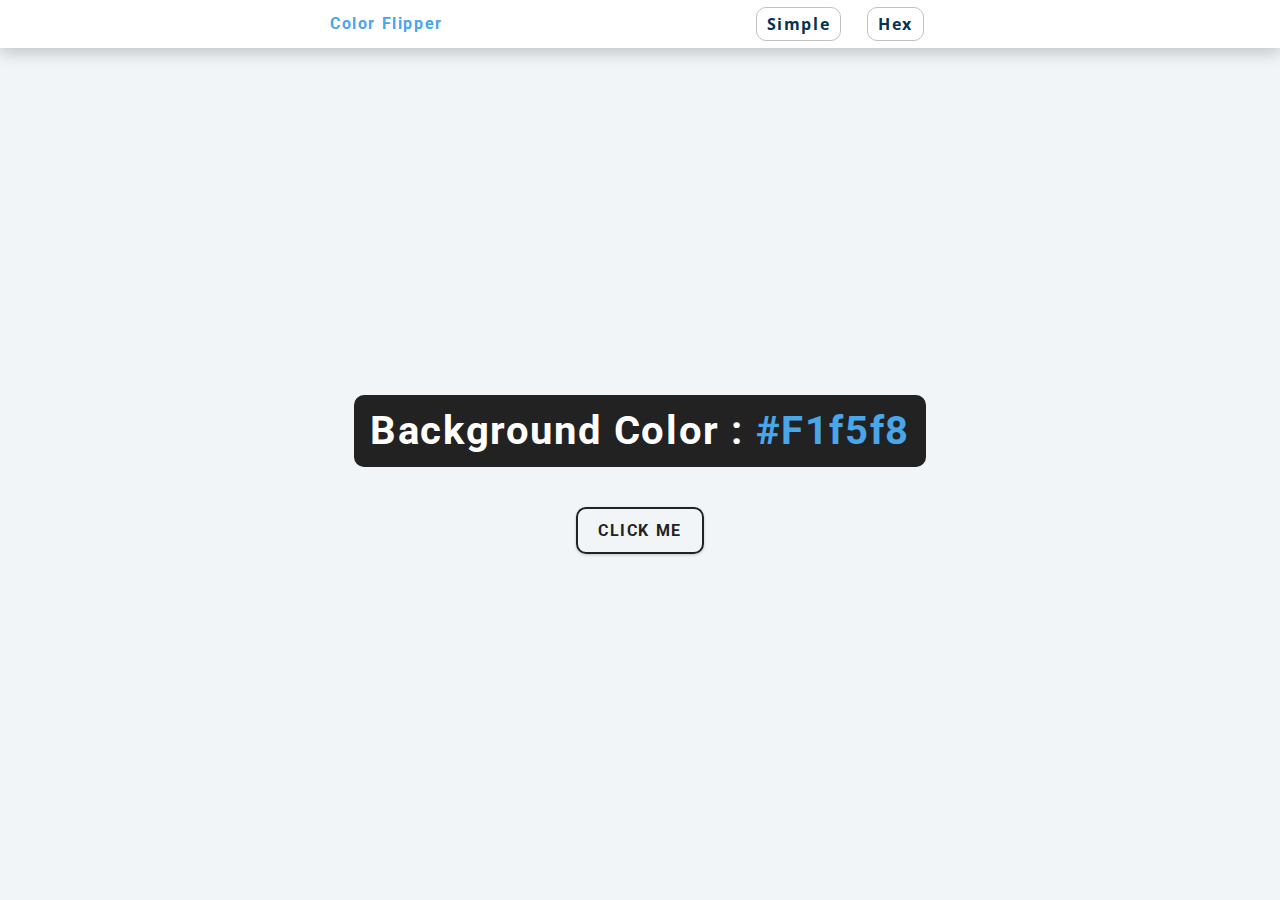
<file: color-changer/index.html>
<!DOCTYPE html>
<html lang="en">
  <head>
    <meta charset="UTF-8" />
    <meta name="viewport" content="width=device-width, initial-scale=1.0" />
    <title>
      Color Flipper || Simple
    </title>

    <!-- styles -->
    <link rel="stylesheet" href="styles.css" />
  </head>

  <body>
    <nav>
      <div class="nav-center">
        <h4>Color flipper</h4>
        <ul class="nav-links">
          <li><a href="index.html">Simple</a></li>
          <li><a href="hex.html">Hex</a></li>
        </ul>
      </div>
    </nav>
    <main>
      <div class="container">
        <h2>background color : <span class="color">#f1f5f8</span></h2>
        <button class="btn btn-hero" id="btn">click me</button>
      </div>
    </main>
    <!-- javascript -->
    <script src="script.js"></script>
  </body>
</html>
</file>
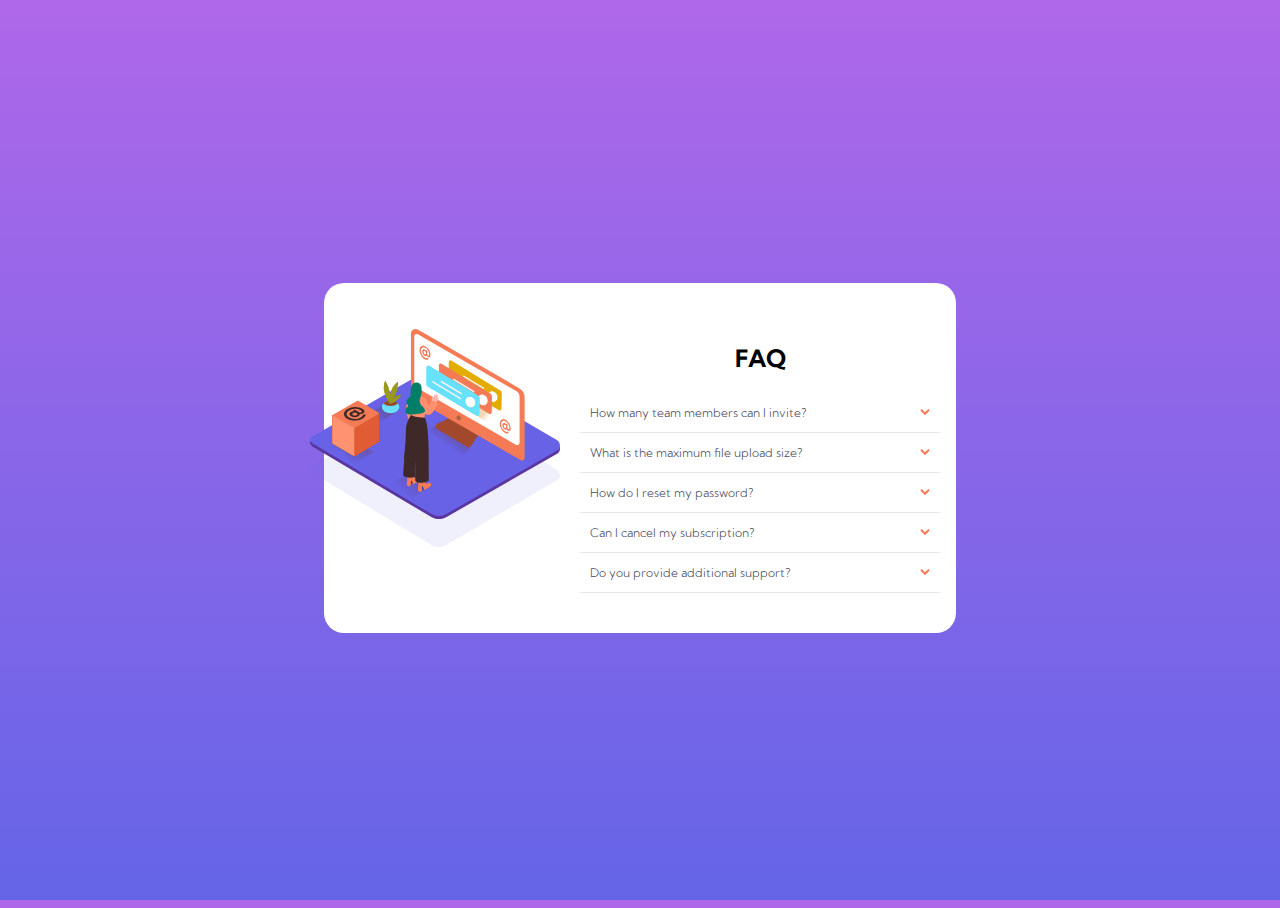
<file: faq-card/index.html>
<!DOCTYPE html>
<html lang="en">
<head>
    <meta charset="UTF-8">
    <meta http-equiv="X-UA-Compatible" content="IE=edge">
    <meta name="viewport" content="width=device-width, initial-scale=1.0">

    <link rel="preconnect" href="https://fonts.googleapis.com">
    <link rel="preconnect" href="https://fonts.gstatic.com" crossorigin>
    <link href="https://fonts.googleapis.com/css2?family=Kumbh+Sans:wght@200;300;400;700&display=swap" rel="stylesheet">

    <link rel="stylesheet" href="styles.css">
    <title>FAQ Card</title>
</head>
<body>
    <main>  
        <div class="faq-container">
        
            <div class="image-container">
                <img id="women" src="images/illustration-woman-online-mobile.svg" width="250px">
                <img id="shadow" src="images/bg-pattern-mobile.svg" width="250px">
            </div>
            
        <div class="question-card"> 
            <h2>FAQ</h2>
            <div class="question">
                <div class="question-row">
                    <p>How many team members can I invite?</p>
                    <img src="images/icon-arrow-down.svg">
                </div>
                <p class="answer">You can invite up to 2 additional users on the Free plan. There is no limit on team members for the Premium plan.</p>
            </div>
            <div class="question">
                <div class="question-row">
                        <p>What is the maximum file upload size?</p>
                        <img src="images/icon-arrow-down.svg">
                </div>         
                    <p class="answer">No more than 2GB. All files in your account must fit your allotted storage space.</p>
                       
                </div>
            <div class="question">
                <div class="question-row">
                    <p>How do I reset my password?</p>
                    <img src="images/icon-arrow-down.svg">
                </div>
                <p class="answer">Click “Forgot password” from the login page or “Change password” from your profile page. A reset link will be emailed to you.</p>
            </div>
            <div class="question">
                <div class="question-row">
                    <p>Can I cancel my subscription?</p>
                    <img src="images/icon-arrow-down.svg">
                </div>    
                    <p class="answer">Yes! Send us a message and we’ll process your request no questions asked.</p>
            </div>
            <div class="question">
                <div class="question-row">
                    <p>Do you provide additional support?</p>
                    <img src="images/icon-arrow-down.svg">
                </div>    
                    <p class="answer">Chat and email support is available 24/7. Phone lines are open during normal business hours.</p>
            </div>
            </div>
        </div>
    </main>
    
    <script src="script.js">    </script>
</body>
</html>
</file>
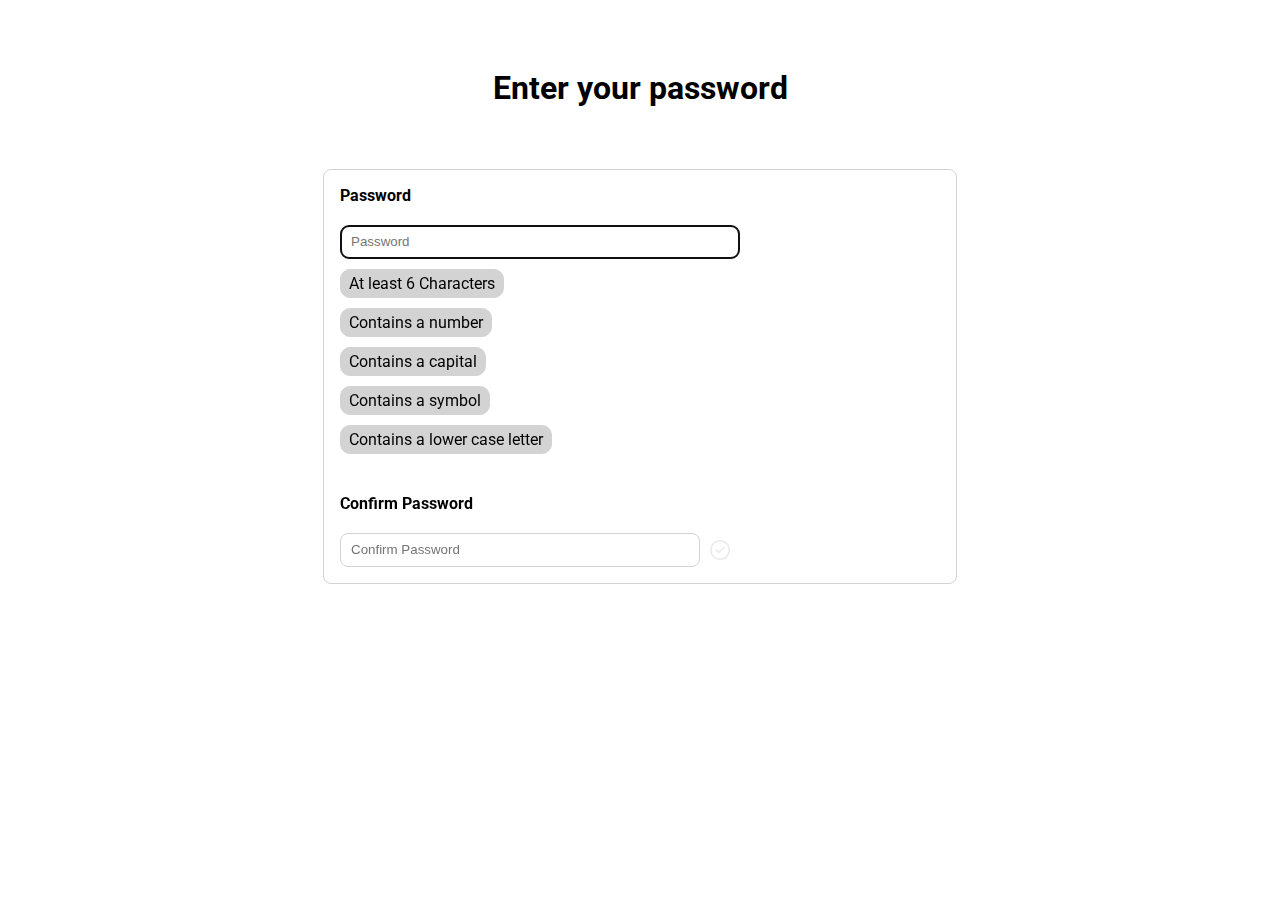
<file: password-checker/index.html>
<!DOCTYPE html>
<html lang="en">
<head>
    <meta charset="UTF-8">
    <meta http-equiv="X-UA-Compatible" content="IE=edge">
    <meta name="viewport" content="width=device-width, initial-scale=1.0">

    <link rel="stylesheet" href="styles.css">

    <link rel="preconnect" href="https://fonts.googleapis.com">
<link rel="preconnect" href="https://fonts.gstatic.com" crossorigin>
<link href="https://fonts.googleapis.com/css2?family=Roboto:wght@400;700&display=swap" rel="stylesheet">

    <title>Password Checker</title>
</head>
<body>
    <header> 
        <h1>Enter your password</h1>
    </header>

    <main> 
        <div class="border-container">
            <div class="input-password">
                <label for="pass">Password</label>
                <input type="password" id="pass" minlength="6" required placeholder="Password" autofocus>
            </div>

            <div id="requirements">
                <div id="length">
                    <p>At least 6 Characters</p>
                </div>
                <div id="number">
                    <p>Contains a number</p>    
                </div>
                <div id="capital">
                    <p>Contains a capital</p>
                </div>
                <div id="symbol">
                    <p>Contains a symbol</p>
                </div>
                <div id="lower-case">
                    <p>Contains a lower case letter</p>
                </div>    
            </div>
            
            <div class="confirm">
                <label for="Confirm Password">Confirm Password</label>
                <div class="entry-confirm">
                <input type="password" id="check" minlength="6" required placeholder="Confirm Password"> 
                <img class="confirm-default" src="./images/tick-default.png">
                </div>    
            </div>
         </div>
    </main>
    <script src="script.js"></script>
</body>
</html>
</file>
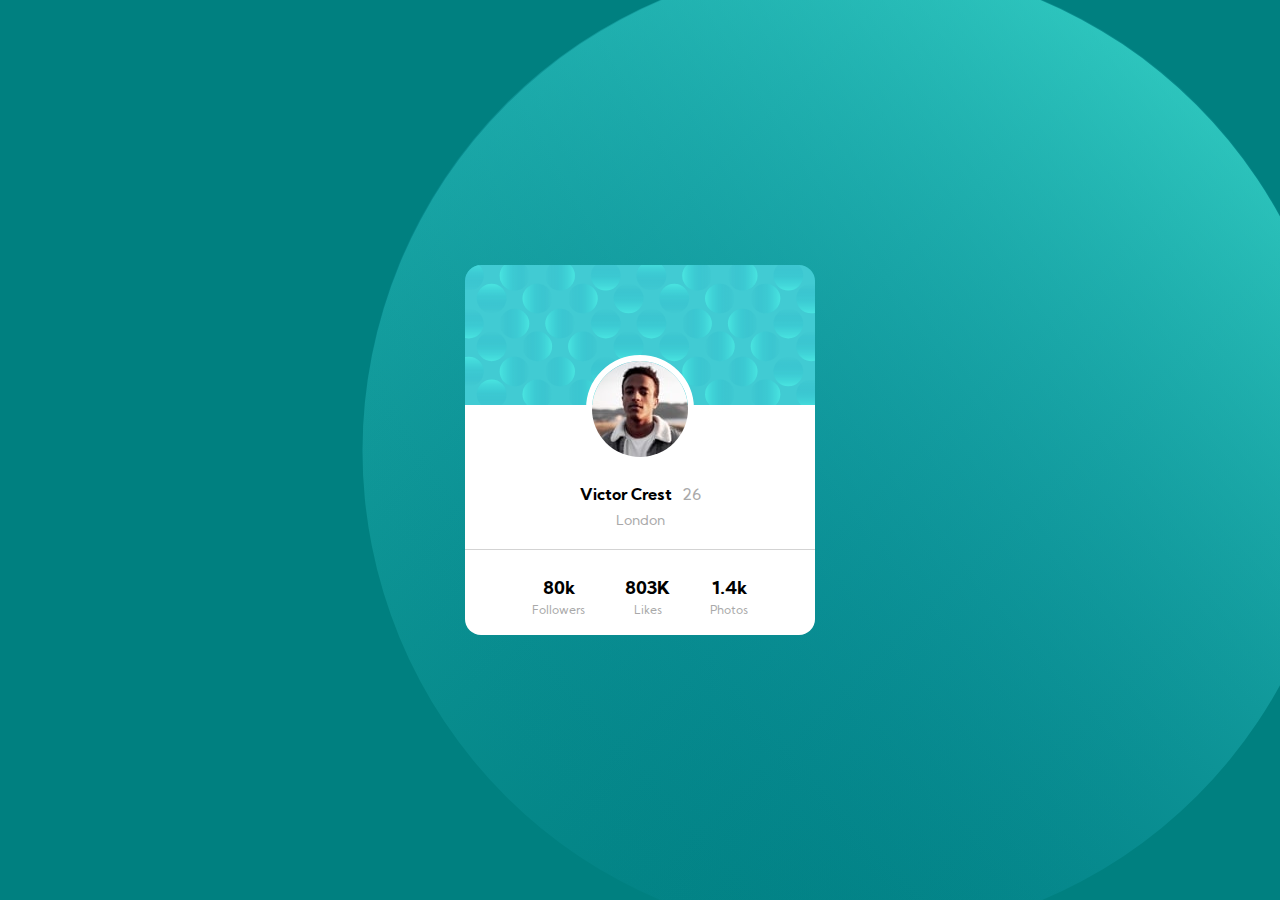
<file: profile-card/index.html>
<!DOCTYPE html>
<html lang="en">

<head>
    <meta charset="UFT-8">
    <meta name="viewport" content="width=device-width, initial-scale=1.0">
    <link rel="stylesheet" href="styles.css"/>
    <style>
        @import url('https://fonts.googleapis.com/css2?family=Kumbh+Sans:wght@300;400&display=swap');
        </style>
    <title>Profile Card Frontend</title>
</head>

<body>
    <div class="page">
        <div class="profile-container">
            <div class="top-section"><img src="images/bg-pattern-card.svg"/></div>
            <div class="middle-section">
                <div class="profile-picture"><img src="images/image-victor.jpg"/></div>
                <div class="name-container">
                    <div class="name">Victor Crest</div>
                    <div class="age">26</div>
                </div>
                    <div class="location">London</div>
            </div>
            <div class="lower-section">
                <div class="social-container">
                    <div class="left">
                        <div class="number-followers">80k</div>
                        <div class="followers">Followers</div>
                    </div>
                    <div class="middle">
                        <div class="number-likes">803K</div>
                        <div class="likes">Likes</div>
                    </div>
                    <div class="right">
                        <div class="number-photos">1.4k</div>
                        <div class="photos">Photos</div>
                    </div>
                </div>
            </div>
        </div>

    </div>

</body>
</html>
</file>
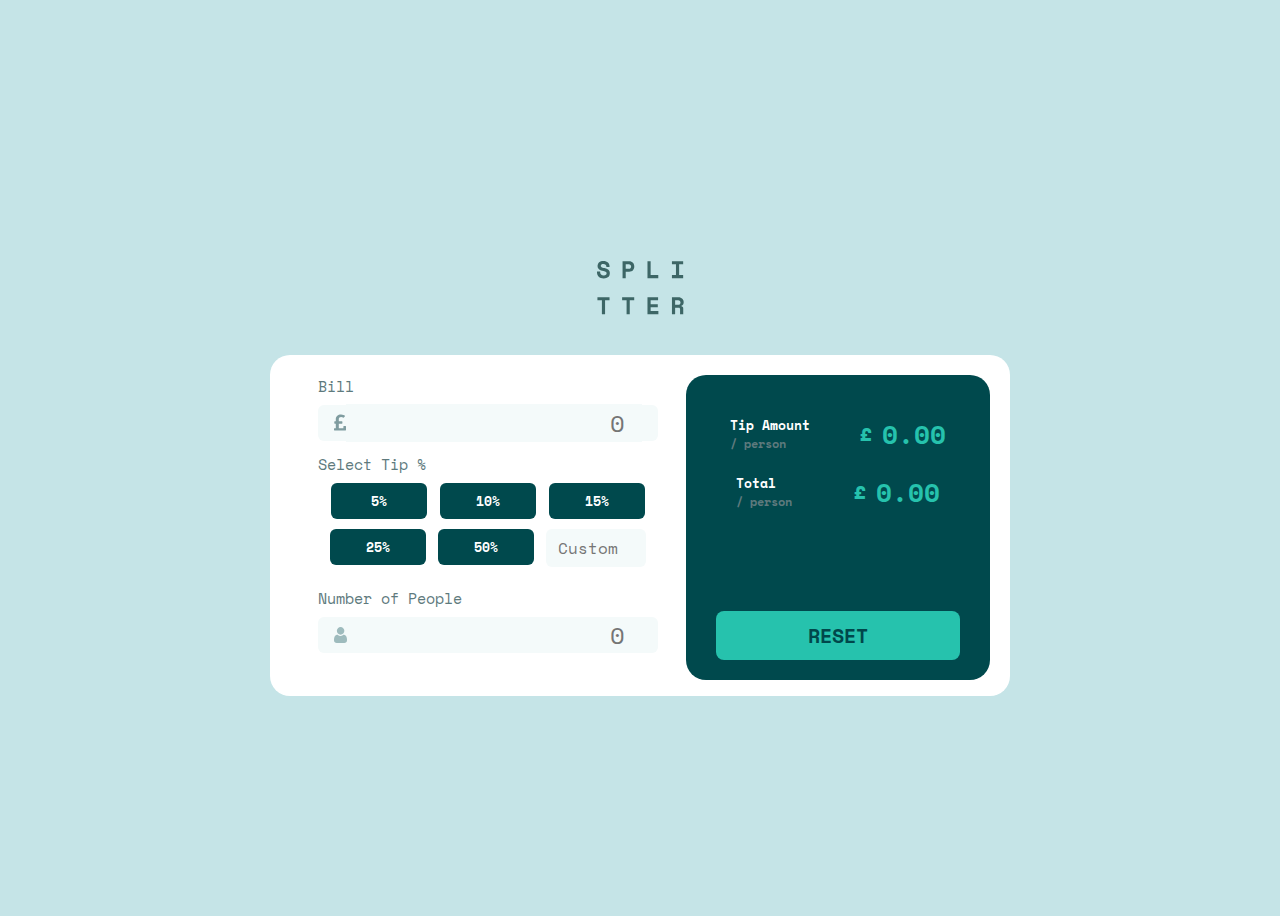
<file: tip-calculator/index.html>
<!DOCTYPE html>
<html lang="en">
<head>
    <meta charset="UTF-8">
    <meta http-equiv="X-UA-Compatible" content="IE=edge">
    <meta name="viewport" content="width=device-width, initial-scale=1.0">
    <link rel="preconnect" href="https://fonts.googleapis.com">
<link rel="preconnect" href="https://fonts.gstatic.com" crossorigin>
<link href="https://fonts.googleapis.com/css2?family=Space+Mono:wght@400;700&display=swap" rel="stylesheet">

    <link rel="stylesheet" href="styles.css">

    <title>Tip Calculator</title>
</head>
<body>
    <div class="header">
        <img src="./images/logo.svg" alt="Splitter-logo">
    </div>
    <div class="tip-container">
        <div class="left-container">
            <div class="bill-entry">
             <div class="bill">
                  <label for="bill" id="bill-text">Bill</label>
               </div>
                <div class="input-container">
                    <img src="./images/pound-sign.svg" id="pound" alt="icon-pound">
                <input id="bill-amount" type="number" placeholder="0">
                </div>
            </div>
           <div class="select-tip">
            <label for="tip-percentage-input">Select Tip %</label>
            <div class="btn-container">
                <button class="btn" value="5" type="button">5%</button>
                <button class="btn" value="10" type="button">10%</button>
                <button class="btn" value="15" type="button">15%</button>
                <button class="btn" value="25" type="button">25%</button>
                <button class="btn" value="50" type="button">50%</button>
                <input id="tip-percentage-input" placeholder="Custom" type="number" class="custom-input">
            </div>
           </div>    
          <div class="people">
            <div id ="people-text-error">  
            <label for="no-of-people-input" id="NOP-text">Number of People</label><span class="error-text">Can't be zero</span>
            </div>
            <div class="NOP-container">
                <img src="./images/icon-person.svg" alt="icon-person">
               <input id="no-of-people" type="number" placeholder="0" class="custom-input">
            </div>

         </div>
        </div>
        <div class="right-container">
            <div class="tip-calculation">
            <div class="tip-amount">
            <div class="amount-title">
                <p>Tip Amount</p>  <p id="person">/ person</p></div>  
            <div class="price">
                <p>£</p>
                <span class="tip-output" value="0.00" step="0.01">0.00</span>
            </div>     
           
            </div>

            <div class="total-amount">
            <div class="amount-title">    
                <p>Total</p><p id="person">/ person</p>
            </div> 
            <div class="price">
                <p>£</p>
                <span class="total-output" value="0.00" step="0.01">0.00</span>
            </div>  
                
            </div>
            <button class="btn-reset">RESET</button>
             </div> 
        </div>           
    </div>
    
    <script src="script.js"></script>
</body>
</html>
</file>
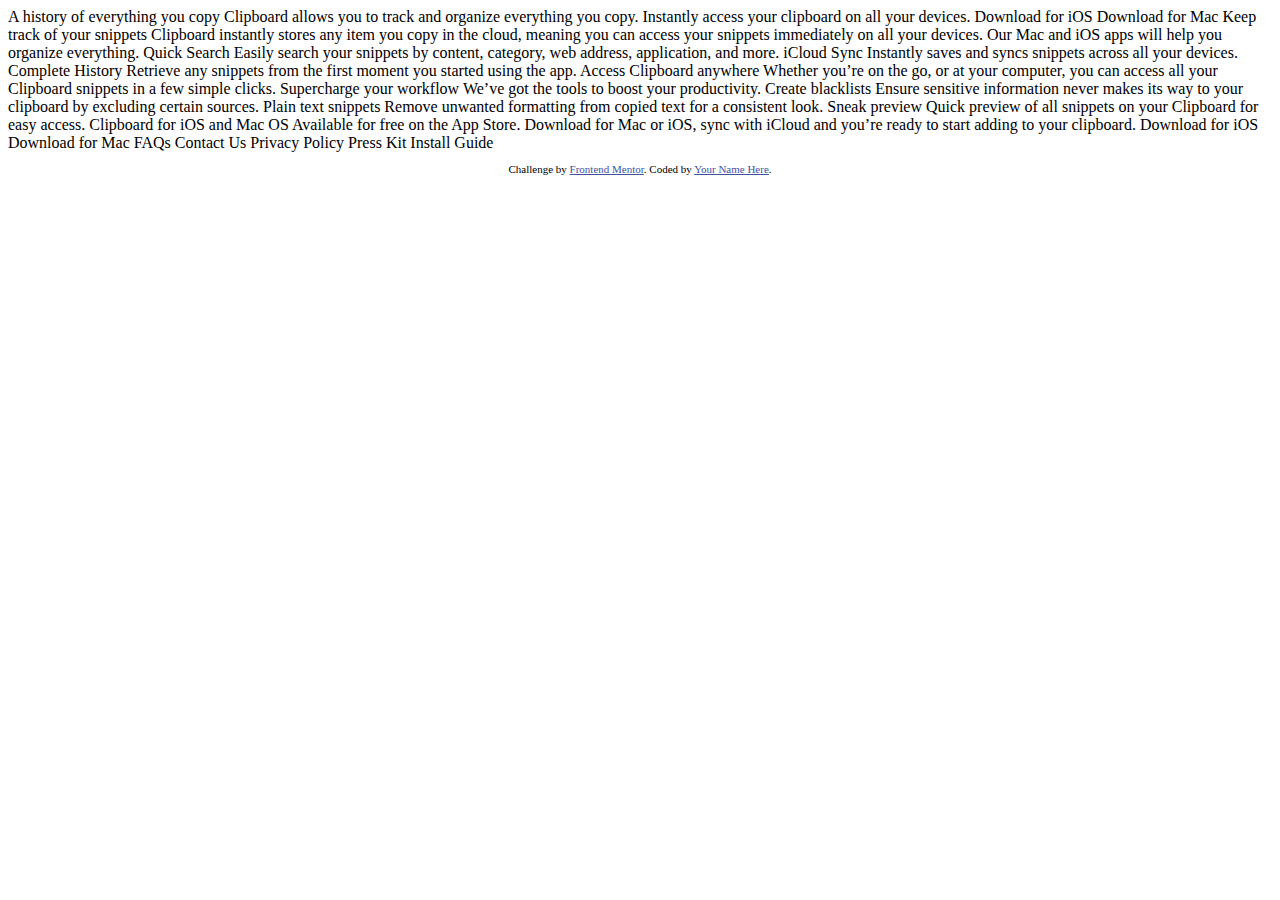
<file: clipboard-landing-page-master/clipboard-landing-page-master.html>
<!DOCTYPE html>
<html lang="en">
<head>
  <meta charset="UTF-8">
  <meta name="viewport" content="width=device-width, initial-scale=1.0"> <!-- displays site properly based on user's device -->

  <link rel="icon" type="image/png" sizes="32x32" href="./images/favicon-32x32.png">
  
  <title>Frontend Mentor | Clipboard landing page</title>

  <!-- Feel free to remove these styles or customise in your own stylesheet 👍 -->
  <style>
    .attribution { font-size: 11px; text-align: center; }
    .attribution a { color: hsl(228, 45%, 44%); }
  </style>
</head>
<body>

  A history of everything you copy

  Clipboard allows you to track and organize everything you 
  copy. Instantly access your clipboard on all your devices.

  Download for iOS
  Download for Mac

  Keep track of your snippets

  Clipboard instantly stores any item you copy in the cloud, 
  meaning you can access your snippets immediately on all your 
  devices. Our Mac and iOS apps will help you organize everything.

  Quick Search

  Easily search your snippets by content, category, web address, application, and more.

  iCloud Sync

  Instantly saves and syncs snippets across all your devices.

  Complete History

  Retrieve any snippets from the first moment you started using the app.

  Access Clipboard anywhere

  Whether you’re on the go, or at your computer, you can access all your Clipboard 
  snippets in a few simple clicks.

  Supercharge your workflow

  We’ve got the tools to boost your productivity.

  Create blacklists

  Ensure sensitive information never makes its way to your clipboard by excluding certain sources.

  Plain text snippets

  Remove unwanted formatting from copied text for a consistent look.

  Sneak preview

  Quick preview of all snippets on your Clipboard for easy access.

  Clipboard for iOS and Mac OS

  Available for free on the App Store. Download for Mac or iOS, sync with iCloud 
  and you’re ready to start adding to your clipboard.

  Download for iOS
  Download for Mac

  FAQs
  Contact Us
  Privacy Policy
  Press Kit
  Install Guide
  
  <footer>
    <p class="attribution">
      Challenge by <a href="https://www.frontendmentor.io?ref=challenge" target="_blank">Frontend Mentor</a>. 
      Coded by <a href="#">Your Name Here</a>.
    </p>
  </footer>
</body>
</html>
</file>
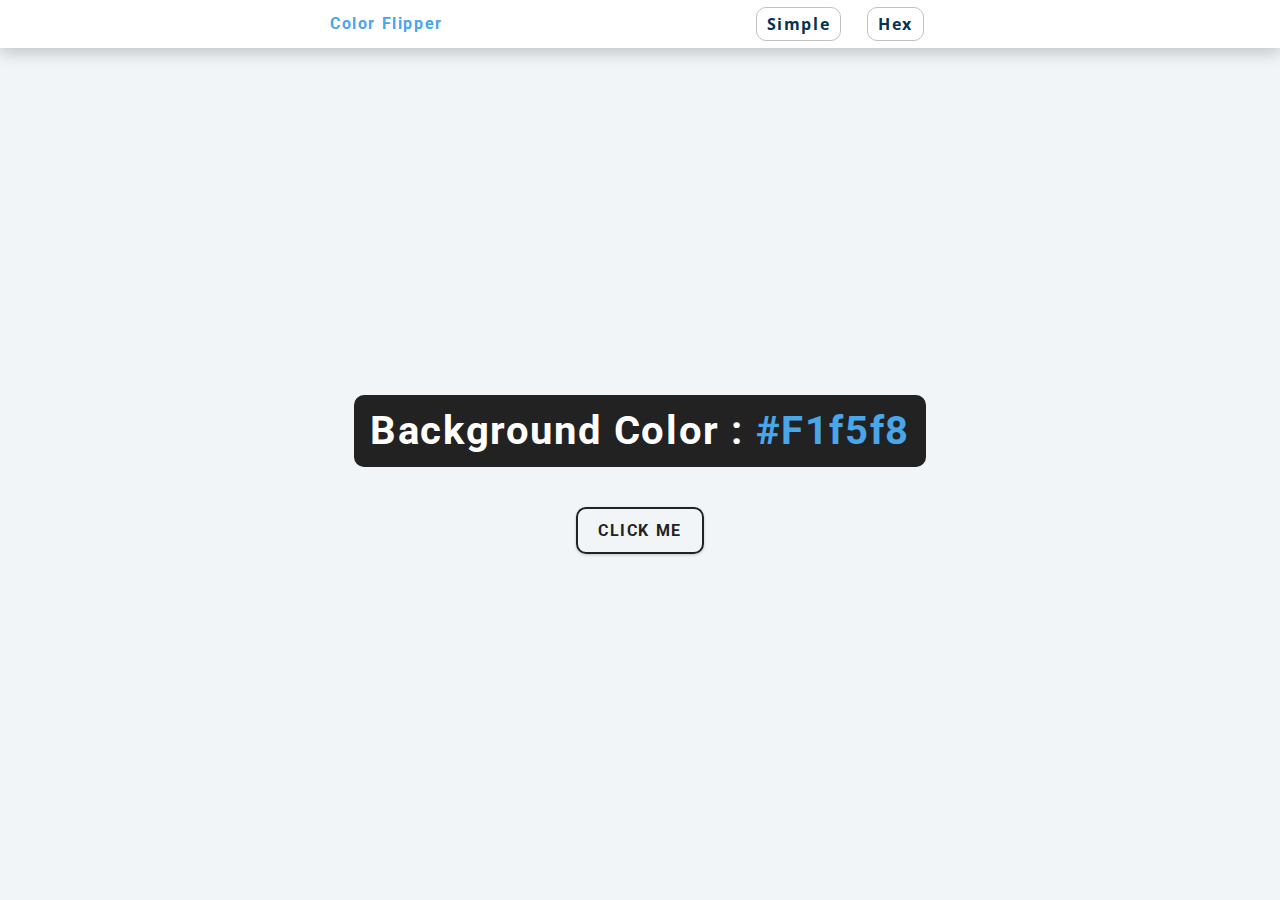
<file: color-changer/hex.html>
<!DOCTYPE html>
<html lang="en">
  <head>
    <meta charset="UTF-8" />
    <meta name="viewport" content="width=device-width, initial-scale=1.0" />
    <title>
      Color Flipper || Simple
    </title>

    <!-- styles -->
    <link rel="stylesheet" href="styles.css" />
  </head>

  <body>
    <nav>
      <div class="nav-center">
        <h4>color flipper</h4>
        <ul class="nav-links">
          <li><a href="index.html">simple</a></li>
          <li><a href="hex.html">hex</a></li>
        </ul>
      </div>
    </nav>
    <main>
      <div class="container">
        <h2>background color : <span class="color">#f1f5f8</span></h2>
        <button class="btn btn-hero" id="btn">click me</button>
      </div>
    </main>
    <!-- javascript -->
    <script src="hex.js"></script>
  </body>
</html>
</file>
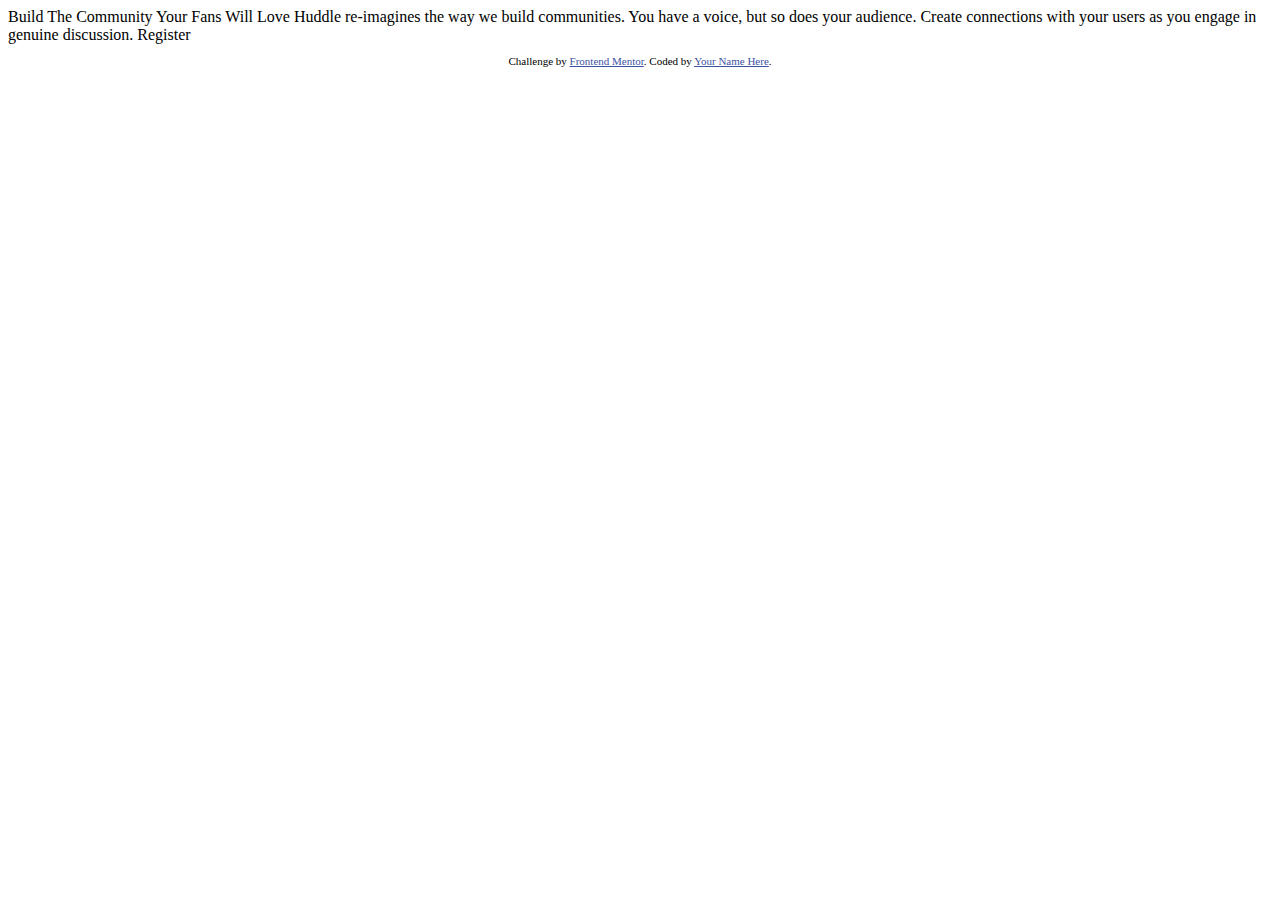
<file: huddle-landing-page/huddle-page.html>
<!DOCTYPE html>
<html lang="en">
<head>
  <meta charset="UTF-8">
  <meta name="viewport" content="width=device-width, initial-scale=1.0"> <!-- displays site properly based on user's device -->

  <link rel="icon" type="image/png" sizes="32x32" href="./images/favicon-32x32.png">
  
  <title>Frontend Mentor | Huddle landing page with single introductory section</title>

  <!-- Feel free to remove these styles or customise in your own stylesheet 👍 -->
  <style>
    .attribution { font-size: 11px; text-align: center; }
    .attribution a { color: hsl(228, 45%, 44%); }
  </style>
</head>
<body>

  Build The Community Your Fans Will Love

  Huddle re-imagines the way we build communities. You have a voice, but so does your audience. 
  Create connections with your users as you engage in genuine discussion. 

  Register

  <footer>
    <p class="attribution">
      Challenge by <a href="https://www.frontendmentor.io?ref=challenge" target="_blank">Frontend Mentor</a>. 
      Coded by <a href="#">Your Name Here</a>.
    </p>
  </footer>
</body>
</html>
</file>
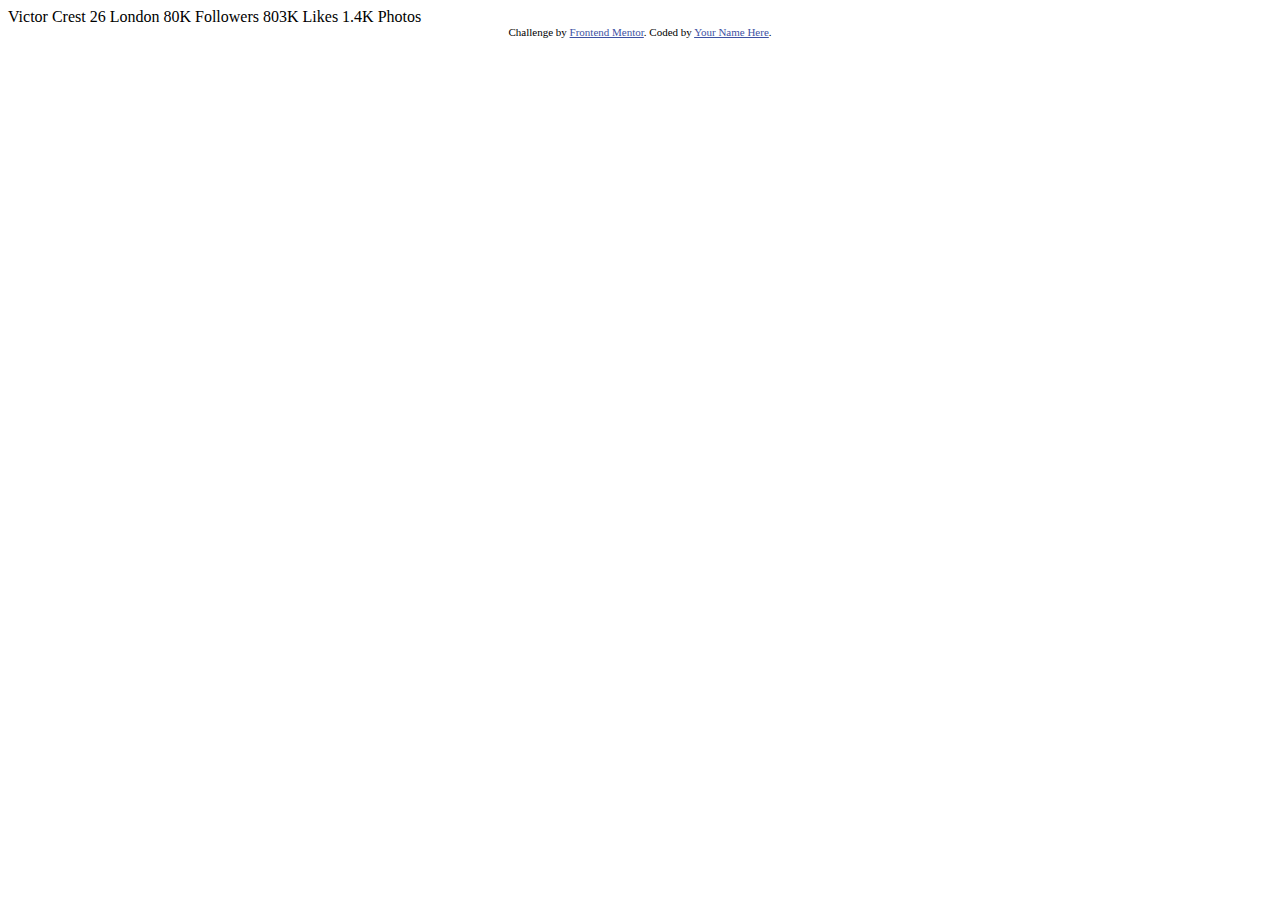
<file: profile-card/profile card.html>
<!DOCTYPE html>
<html lang="en">
<head>
  <meta charset="UTF-8">
  <meta name="viewport" content="width=device-width, initial-scale=1.0"> <!-- displays site properly based on user's device -->

  <link rel="icon" type="image/png" sizes="32x32" href="./images/favicon-32x32.png">
  
  <title>Frontend Mentor | Profile card component</title>

  <!-- Feel free to remove these styles or customise in your own stylesheet 👍 -->
  <style>
    .attribution { font-size: 11px; text-align: center; }
    .attribution a { color: hsl(228, 45%, 44%); }
  </style>
</head>
<body>
  Victor Crest
  26
  London

  80K
  Followers

  803K
  Likes

  1.4K
  Photos
  <div class="attribution">
    Challenge by <a href="https://www.frontendmentor.io?ref=challenge" target="_blank">Frontend Mentor</a>. 
    Coded by <a href="#">Your Name Here</a>.
  </div>
</body>
</html>
</file>
<file: color-changer/styles.css>
/*
=============== 
Fonts
===============
*/
@import url("https://fonts.googleapis.com/css?family=Open+Sans|Roboto:400,700&display=swap");

/*
=============== 
Variables
===============
*/

:root {
  /* dark shades of primary color*/
  --clr-primary-1: hsl(205, 86%, 17%);
  --clr-primary-2: hsl(205, 77%, 27%);
  --clr-primary-3: hsl(205, 72%, 37%);
  --clr-primary-4: hsl(205, 63%, 48%);
  /* primary/main color */
  --clr-primary-5: hsl(205, 78%, 60%);
  /* lighter shades of primary color */
  --clr-primary-6: hsl(205, 89%, 70%);
  --clr-primary-7: hsl(205, 90%, 76%);
  --clr-primary-8: hsl(205, 86%, 81%);
  --clr-primary-9: hsl(205, 90%, 88%);
  --clr-primary-10: hsl(205, 100%, 96%);
  /* darkest grey - used for headings */
  --clr-grey-1: hsl(209, 61%, 16%);
  --clr-grey-2: hsl(211, 39%, 23%);
  --clr-grey-3: hsl(209, 34%, 30%);
  --clr-grey-4: hsl(209, 28%, 39%);
  /* grey used for paragraphs */
  --clr-grey-5: hsl(210, 22%, 49%);
  --clr-grey-6: hsl(209, 23%, 60%);
  --clr-grey-7: hsl(211, 27%, 70%);
  --clr-grey-8: hsl(210, 31%, 80%);
  --clr-grey-9: hsl(212, 33%, 89%);
  --clr-grey-10: hsl(210, 36%, 96%);
  --clr-white: #fff;
  --clr-red-dark: hsl(360, 67%, 44%);
  --clr-red-light: hsl(360, 71%, 66%);
  --clr-green-dark: hsl(125, 67%, 44%);
  --clr-green-light: hsl(125, 71%, 66%);
  --clr-black: #222;
  --ff-primary: "Roboto", sans-serif;
  --ff-secondary: "Open Sans", sans-serif;
  --transition: all 0.3s linear;
  --spacing: 0.1rem;
  --radius: 0.25rem;
  --light-shadow: 0 5px 15px rgba(0, 0, 0, 0.1);
  --dark-shadow: 0 5px 15px rgba(0, 0, 0, 0.2);
  --max-width: 1170px;
  --fixed-width: 620px;
}
/*
=============== 
Global Styles
===============
*/

*,
::after,
::before {
  margin: 0;
  padding: 0;
  box-sizing: border-box;
}
body {
  font-family: var(--ff-secondary);
  background: var(--clr-grey-10);
  color: var(--clr-grey-1);
  line-height: 1.5;
  font-size: 0.875rem;
}
ul {
  list-style-type: none;
}
li {
    padding-right: 10px;
}
a {
  text-decoration: none;
}
h1,
h2,
h3,
h4 {
  letter-spacing: var(--spacing);
  text-transform: capitalize;
  line-height: 1.25;
  margin-bottom: 0.75rem;
  font-family: var(--ff-primary);
}
h1 {
  font-size: 3rem;
}
h2 {
  font-size: 2rem;
}
h3 {
  font-size: 1.25rem;
}
h4 {
  font-size: 0.875rem;
}
p {
  margin-bottom: 1.25rem;
  color: var(--clr-grey-5);
}
@media screen and (min-width: 800px) {
  h1 {
    font-size: 4rem;
  }
  h2 {
    font-size: 2.5rem;
  }
  h3 {
    font-size: 1.75rem;
  }
  h4 {
    font-size: 1rem;
  }
  body {
    font-size: 1rem;
  }
  h1,
  h2,
  h3,
  h4 {
    line-height: 1;
  }
}
/*  global classes */

/* section */
.section {
  padding: 5rem 0;
}

.section-center {
  width: 90vw;
  margin: 0 auto;
  max-width: 1170px;
}
@media screen and (min-width: 992px) {
  .section-center {
    width: 95vw;
  }
}
main {
  min-height: 100vh;
  display: grid;
  place-items: center;
}

/*
=============== 
Nav
===============
*/
nav {
  background: var(--clr-white);
  height: 3rem;
  display: grid;
  align-items: center;
  box-shadow: var(--dark-shadow);
}
.nav-center {
  width: 90vw;
  max-width: var(--fixed-width);
  margin: 0 auto;
  display: flex;
  align-items: center;
  justify-content: space-between;
}
.nav-center h4 {
  margin-bottom: 0;
  color: var(--clr-primary-5);
}
.nav-links {
  display: flex;
}
nav a {
  text-transform: capitalize;
  font-weight: 700;
  font-size: 1rem;
  color: var(--clr-primary-1);
  letter-spacing: var(--spacing);
  margin-right: 1rem;
  border: 1px solid #C1C1C1;
  border-radius: 10px;
  padding-right: 10px;
  padding-left: 10px;
  padding-top: 5px;
  padding-bottom: 5px;
}
nav a:hover {
  color: var(--clr-primary-5);
}
/*
=============== 
Container
===============
*/
main {
  min-height: calc(100vh - 3rem);
  display: grid;
  place-items: center;
}
.container {
  text-align: center;
}
.container h2 {
  background: var(--clr-black);
  color: var(--clr-white);
  padding: 1rem;
  border-radius: 10px;
  margin-bottom: 2.5rem;
}
.color {
  color: var(--clr-primary-5);
}
.btn-hero {
  font-family: var(--ff-primary);
  text-transform: uppercase;
  background: transparent;
  color: var(--clr-black);
  letter-spacing: var(--spacing);
  display: inline-block;
  font-weight: 700;
  transition: var(--transition);
  border: 2px solid var(--clr-black);
  cursor: pointer;
  box-shadow: 0 1px 3px rgba(0, 0, 0, 0.2);
  border-radius: 10px;
  font-size: 1rem;
  padding: 0.75rem 1.25rem;
}
.btn-hero:hover {
  color: var(--clr-white);
  background: var(--clr-black);
}
</file>
<file: faq-card/styles.css>
html, body, main {
    height: 100vh;
}

body {
    background: linear-gradient(hsl(273, 75%, 66%), hsl(240, 73%, 65%));
}

p, h2 {
font-family: 'Kumbh Sans', sans-serif;
}

h2 {
    text-align: center;
}

main {
    display: flex;
    flex-direction: column;
    justify-content: center;
}

.faq-container {
    display: flex;
    flex-direction: column ;
    align-content:space-around;
    background-color: white;
    border-radius: 20px;
    margin-right: 32px;
    margin-left: 32px;
    padding-left: 16px;
    padding-right: 16px;
    padding-bottom: 40px;
    padding-top: 20px;
}

.question {
    display: flex;
    flex-direction: column;
    font-size: 12px;
    font-weight: 300;
    color: hsl(237, 12%, 33%);
    border-bottom: 1px solid hsl(240, 5%, 91%);
}

.question-row {
    display: flex;
    flex-direction: row;
    justify-content: space-between;
    align-items: center;
    padding-right: 10px;
    padding-left: 10px;
}

.image-container {
    display: flex;
    flex-direction: column;
    align-items: center;
    justify-content: center;
    margin-top: -100px;
    margin-bottom: 60px;
}

#shadow {
    margin: -50px;
    z-index: 1;
}

#women { 
    margin: -30px;
    z-index: 2;
}

.answer{
    max-height: 0;
    overflow: hidden;
    padding-left: 10px;
    padding-right: 32px;
    margin: 0;
    transition: max-height ease-in-out 0.3s, padding ease-in-out 0.3s;
}   

.question > .question-row > img {
    transition: transform 0.3s ease;
}

.question.expanded > :first-child {
    font-weight: 700;
}

.question.expanded > .question-row > img {
    transform: rotate(-180deg);
}

.question.expanded > .answer {
    max-height: 200px;
    padding-bottom: 10px;
}

/* Tablet/desktop */

@media only screen and (min-width: 601px) {

main {
    align-items: center;
}

.image-container {
    margin-top: 0px;
}

.question {
        max-width: 400px;
        align-self: flex-end;
    }

.faq-container {
        max-width: 600px;
        padding-top: 40px;
        flex-direction: row;
        align-items: center;
}    

.question-card {
    margin-left: 50px;
}

.question-row > p:hover {
    color: #F6B094;
}

.question:hover {
    cursor: pointer;
}
    
}
</file>
<file: password-checker/styles.css>
html {
    font-family: Roboto;
}

body {
    height: 100vh;
    display: flex;
    flex-direction: column;
    justify-content: center;
}

header {
    display: flex;
    align-items: center;
    justify-content: center;
    padding-bottom: 40px;
    padding-top: 40px;
}

h1 {
    text-align: center;
}

p {
    margin: 0px;
    border: 1px solid lightgray;
    border-radius: 10px;
    padding: 4px 8px 4px 8px;
    background-color: lightgray;
}

main {
    display: flex;
    flex-direction: column;
    flex-grow: 1;
    padding-right: 32px;
    padding-left: 32px;
}

.approved > p {
    background-color: lightgreen;
}

.no-match {
    background-color: lightcoral; 
}

.input-password {
    display: flex;
    flex-direction: column;
    padding-right: 40px;
    max-width: 400px;
}

.img-tick {
    src: url(./images/tick.png);
}

#requirements {
    display: flex;
    flex-direction: column;
    align-items: flex-start;
    padding-bottom: 40px;
}

#length {
    display: flex;
    flex-direction: row;
    align-items: center;
    margin-top: 10px;
    margin-bottom: 10px;
}

#number {
    display: flex;
    flex-direction: row;
    align-items: center;
    margin-bottom: 10px;
}

#capital {
    display: flex;
    flex-direction: row;
    align-items: center;
    margin-bottom: 10px;
}

#symbol {
    display: flex;
    flex-direction: row;
    align-items: center;
    margin-bottom: 10px;
}

#lower-case {
    display: flex;
    flex-direction: row;    
    align-items: center;
}

.confirm {
    display: flex;
    flex-direction: column;
    max-width: 400px;
}

label {
    padding-bottom: 20px;
    font-size: 16px;
    font-weight: 700;
}

#pass, #check {
    height: 30px;
    border-radius: 8px;
    border: 1px solid lightgray;
    padding-left: 10px;
}

#check {
   display: flex;
    flex-grow: 1;
}

.entry-confirm {
    display: flex;
    flex-direction: row;
    align-items: center;
}

.pass-detail {
    display: flex;
    flex-direction: row;
    margin-top: 10px;
    margin-bottom: 10px;
    align-items: center;
}

img {
    width: 20px;
    height: 20px;
    margin-right: 10px;
    margin-left: 10px;
}

.border-container {
    display: flex;
    flex-direction: column;
    border: 1px solid lightgray;
    border-radius: 8px;
    padding: 16px;
}

@media only screen and (min-width: 601px) {
    .border-container {
        width: 50%;
    }

    main {
        align-items: center;
    }
}
</file>
<file: profile-card/styles.css>
@font-face {
    font-family: "kumbh sans";
    src: url("KumbhSans-Regular.ttf") format("truetype");
    font-weight: 400;
}

@font-face {
    font-family: "kumbh sans";
    src: url("KumbhSans-Bold.ttf") format("truetype");
    font-weight: 700;
}

* {
    margin: 0;
    padding: 0;
    box-sizing:border-box;
  }
html {
    height: 100%;
}

body {
min-height: 100vh;
}

.page {
    min-height: 100vh;
    display: flex;
    flex-direction: column;
    justify-content: center;
    align-items: center;
    background-color: teal; 
    background-image: url("images/bg-pattern-top.svg"), url("images/bg-pattern-bottom.svg");
    background-position: 120%, 120%;
    background-repeat: no-repeat;
    

    font-family: 'Kumbh Sans', sans-serif;
}

.profile-container {
    display: flex;
    flex-direction: column;
    justify-content: center;
    margin-left: 25px;
    margin-right: 25px;
    border-radius: 16px;
    overflow: hidden;
}

.top-section {
    display: flex;
}

.middle-section {
    display: flex;
    flex-direction: column;
    align-items: center;
    border-bottom: 0.1px solid lightgrey;
    background-color: white;
    height: 145px;
}

.profile-picture {
    display: flex;
    border-radius: 50%;
    overflow: hidden;
    border: 6px solid white;
    margin-top: -50px; 
}

.lower-section {
    height: 85px;
    background-color: white;
}

.name-container {
    display: flex;
    justify-content: center;
    align-items: center;

    margin-bottom: 10px;
    margin-top: 25px;
}

.age {
    margin-left: 10px;
    color: darkgray;
}

.name {
    font-weight: 700;
}

.location {
    display: flex;
    justify-content: center;
    color: darkgray;
    font-size: 14px;
    
}

.social-container {
    display: flex;
    flex-direction: row;
    justify-content: center;
    margin-top: 30px;
    margin-bottom: 30px;

    font-family: "kumbh sans";
    font-size: 18px;;
}

.left {
    display: flex;
    flex-direction: column;
    align-items: center;
    margin-right: 40px;
}

.middle {
    display: flex;
    flex-direction: column;
    align-items: center;
    margin-right: 40px;
}

.right {
    display: flex;
    flex-direction: column;
    align-items: center;
}

.number-followers {
    font-weight: bold;
    margin-bottom: 6px;
}

.number-likes {
    font-weight: bold;
    margin-bottom: 6px;
}

.number-photos {
    font-weight: bold;
    margin-bottom: 6px;
}

.followers {
    color: darkgray;
    font-size: 12px;
}

.likes {
    color: darkgray;
    font-size: 12px;
}

.photos {
    color: darkgray;
    font-size: 12px;
}
</file>
<file: tip-calculator/styles.css>
html, .btn {
    font-family: 'Space Mono', monospace;
}

body {
    display: flex;
    flex-direction: column;
    align-items: center;
    justify-content: space-evenly;
    background-color:  hsl(185, 41%, 84%);
    border-top-right-radius: 20px;
    height: 100vh;
}

.header {
    display: flex;
    padding-top: 40px;
    padding-bottom: 40px;
}

.tip-container {
    display: flex;
    flex-direction: column;
    background-color:hsl(0, 0%, 100%);
    border-radius: 20px;
    padding-top: 20px;
    padding-right: 20px;
    padding-left: 20px;
}

.left-container {
    display: flex;
    flex-direction: column;
}

.right-container {
    display: flex;
    flex-direction: column;
}

.tip-container > * {
     margin-bottom: 16px;
}

.btn {
    background-color: hsl(183, 100%, 15%);
    color: white;
    font-weight: 700;
    width: 126px;
    padding-top: 8px;
    padding-bottom: 8px;
    border: none;
    border-radius: 6px;
    margin-bottom: 10px;
    cursor: pointer;
}

.active {
    background-color: #26C2AD;
}

.btn-container {
    display: flex;
    flex-wrap: wrap;
    justify-content: space-evenly;
}

#bill-amount {
    border: none;
    background-color: hsl(189, 41%, 97%);
    font-size: 24px;    
    text-align: right;
    width: 100px;
    flex-grow: 1;
    color:  hsl(183, 100%, 15%);
    font-family: 'Space Mono', monospace;
    outline: none;
}

.input-container {
    display: flex;
    background-color:  hsl(189, 41%, 97%);
    border: none;
    border-radius: 6px;
    height: 36px;
    padding-right: 16px;
    padding-left: 16px;
    align-items: center;
}

.select-tip {
    padding-left: 16px;
    padding-right: 16px;
    padding-bottom: 12px;
}

.people {
    display: flex;
    flex-direction: column;
    padding-right: 16px;
    padding-left: 16px;
}
.bill-entry {
    display: flex;
    flex-direction: column;
    padding-right: 16px;
    padding-left: 16px;
    padding-bottom: 12px;
}

.NOP-container {
    display: flex;
    background-color: hsl(189, 41%, 97%);
    border: none;
    border-radius: 6px;
    height: 36px;
    padding-right: 16px;
    padding-left: 16px;
    align-items: center;
}

#no-of-people {
    border: none;
    background-color: hsl(189, 41%, 97%);
    font-size: 24px;
    text-align: right;
    width: 100px;
    height: 34px;
    flex-grow: 1;
    color: hsl(183, 100%, 15%);
    font-family: 'Space Mono', monospace;
    outline: none;
}

#tip-percentage-input {
    width: 124px;
    height: 36px;
    border: none;
    border-radius: 6px;
    background-color: hsl(189, 41%, 97%);
    font-family: 'Space Mono', monospace;
    font-size: 16px;
    text-align: center;
}    

.tip-calculation {
    display: flex;
    flex-direction: column;
    background-color: hsl(183, 100%, 15%);
    border-radius: 20px;
    padding: 40px 20px 20px 20px;
    color: white;
    font-weight: 700;
    font-size: 13px;
}

.amount-title > p {
    margin: 0px;
}

.tip-amount, .total-amount {
    display: flex;
    flex-direction: row;
    justify-content: space-around;
    padding-bottom: 20px;
}

.amount-title {
    display: flex;
    flex-direction: column  ;
}

#person {
    font-size: 12px;
    color:hsl(186, 14%, 43%);
}

.tip-output {
    display: flex;
}

.price {
    display: flex;
    flex-direction: row;
    align-items: center;
    font-size: 26px;
    color: #26C2AD;
}

.price > p {
    margin: 0px;
    padding-right: 8px;
    font-size: 26px;
}

label {
    display: block;
    padding-bottom: 8px;
    color: hsl(186, 14%, 43%);
    font-size: 15px;
}

.error-text {
    display: none;
}

.reveal-error {
    display: block;
    font-size: 10px;
    color: #EA5050;
}

.error {
    border: 1px solid #EA5050;
}

#people-text-error {
    display: flex;
    justify-content: space-between;
    align-items: center;
}

.btn-reset {
    background-color: #26C2AD;
    color: #00474B;
    font-family: 'Space Mono', monospace;
    font-weight: 700;
    font-size: 20px;
    padding-top: 10px;
    padding-bottom: 10px;
    margin-right: 10px;
    margin-left: 10px;
    border: none;
    border-radius: 8px;
    cursor: pointer;
}

#pound {
    width: 12px;
}

@media only screen and (min-width: 601px) {
    body {
        justify-content: center;
    }

    .tip-container {
    flex-direction: row;
    max-width: 700px;
}

.btn {
    width: 96px;
}

#tip-percentage-input {
    width: 96px;
    height: 36px;
}

.total-amount {
    padding-bottom: 100px;
}

.right-container {
    width: 45%;
}

.left-container {
    width: 55%;
    padding-right: 12px;
    padding-left: 12px;
}
}

@media (hover: hover) {
    button:hover {
        background-color:  hsl(185, 41%, 84%);
        color: hsl(183, 100%, 15%);
     }
}
</file>
